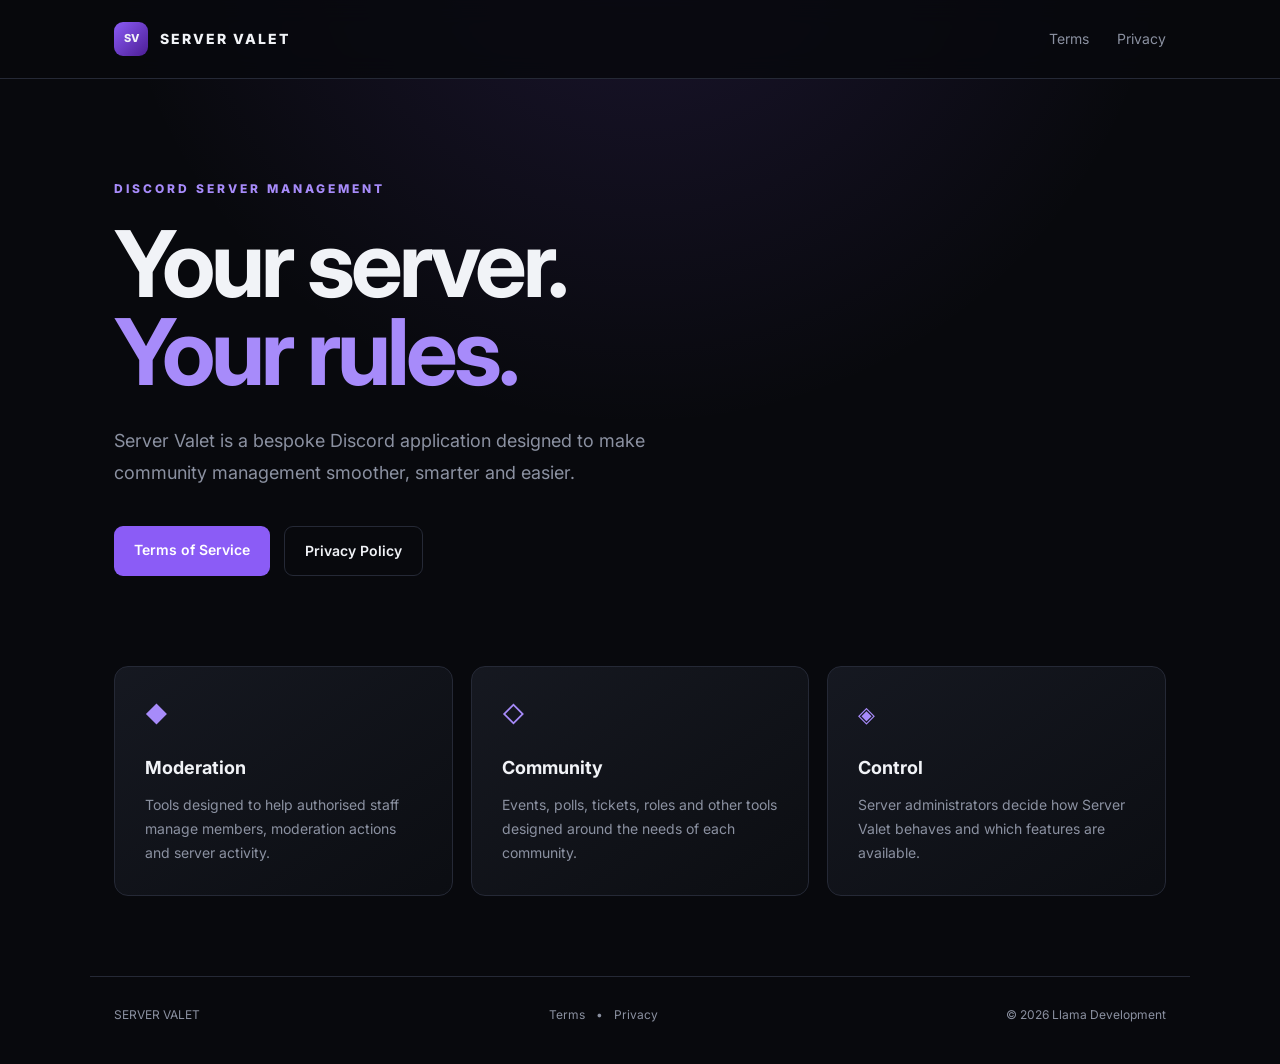
<file: index.html>
<!DOCTYPE html>
<html lang="en">
<head>
    <meta charset="UTF-8">
    <meta name="viewport" content="width=device-width, initial-scale=1.0">
    <title>Server Valet | Discord Server Management</title>
    <link rel="stylesheet" href="style.css">
</head>

<body>

<header>
    <div class="nav">
        <a href="index.html" class="brand">
            <span class="brand-mark">SV</span>
            <span>SERVER VALET</span>
        </a>

        <nav>
            <a href="terms.html">Terms</a>
            <a href="policy.html">Privacy</a>
        </nav>
    </div>
</header>

<main>

    <section class="hero">

        <div class="eyebrow">DISCORD SERVER MANAGEMENT</div>

        <h1>
            Your server.<br>
            <span>Your rules.</span>
        </h1>

        <p>
            Server Valet is a bespoke Discord application designed
            to make community management smoother, smarter and easier.
        </p>

        <div class="buttons">
            <a href="terms.html" class="button primary">Terms of Service</a>
            <a href="policy.html" class="button secondary">Privacy Policy</a>
        </div>

    </section>

    <section class="cards">

        <div class="card">
            <div class="icon">◆</div>
            <h2>Moderation</h2>
            <p>
                Tools designed to help authorised staff manage
                members, moderation actions and server activity.
            </p>
        </div>

        <div class="card">
            <div class="icon">◇</div>
            <h2>Community</h2>
            <p>
                Events, polls, tickets, roles and other tools
                designed around the needs of each community.
            </p>
        </div>

        <div class="card">
            <div class="icon">◈</div>
            <h2>Control</h2>
            <p>
                Server administrators decide how Server Valet
                behaves and which features are available.
            </p>
        </div>

    </section>

</main>

<footer>
    <div>SERVER VALET</div>
    <div>
        <a href="terms.html">Terms</a>
        <span>•</span>
        <a href="policy.html">Privacy</a>
    </div>
    <div>© 2026 Llama Development</div>
</footer>

</body>
</html>
</file>
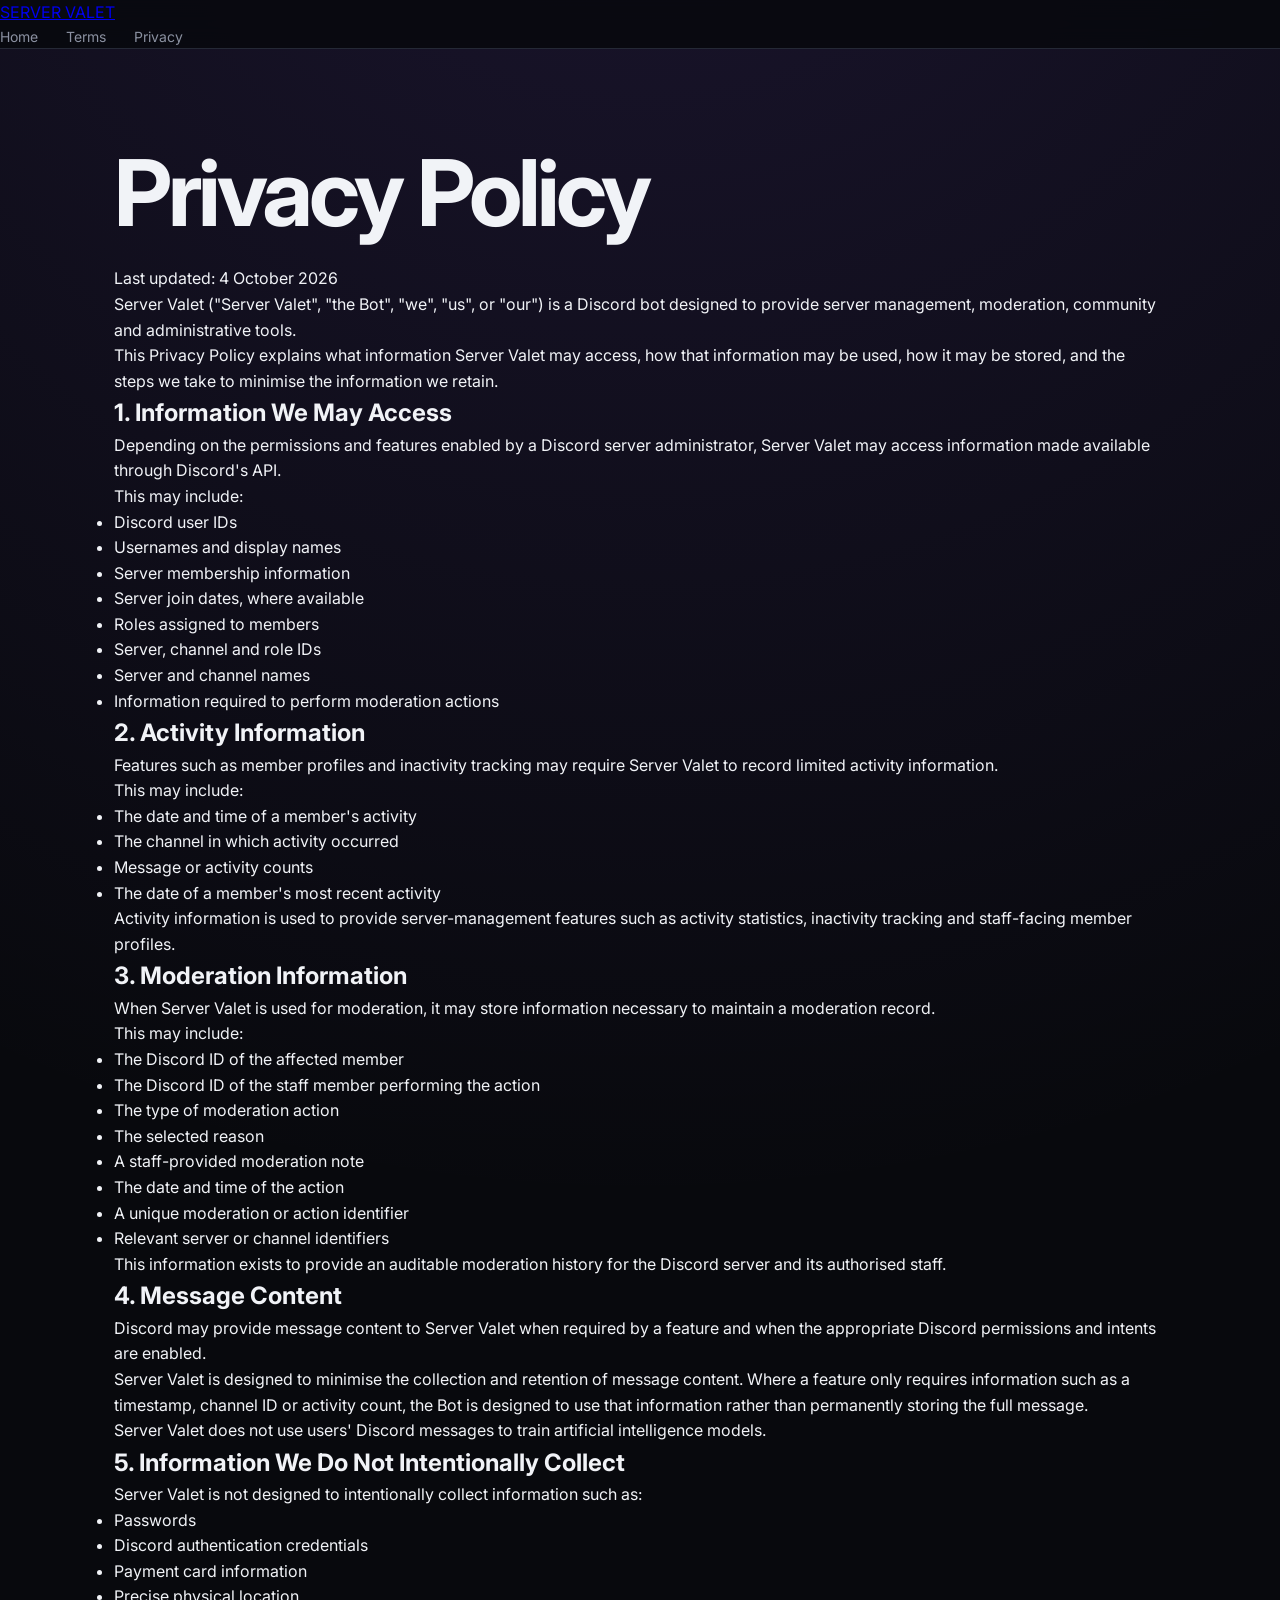
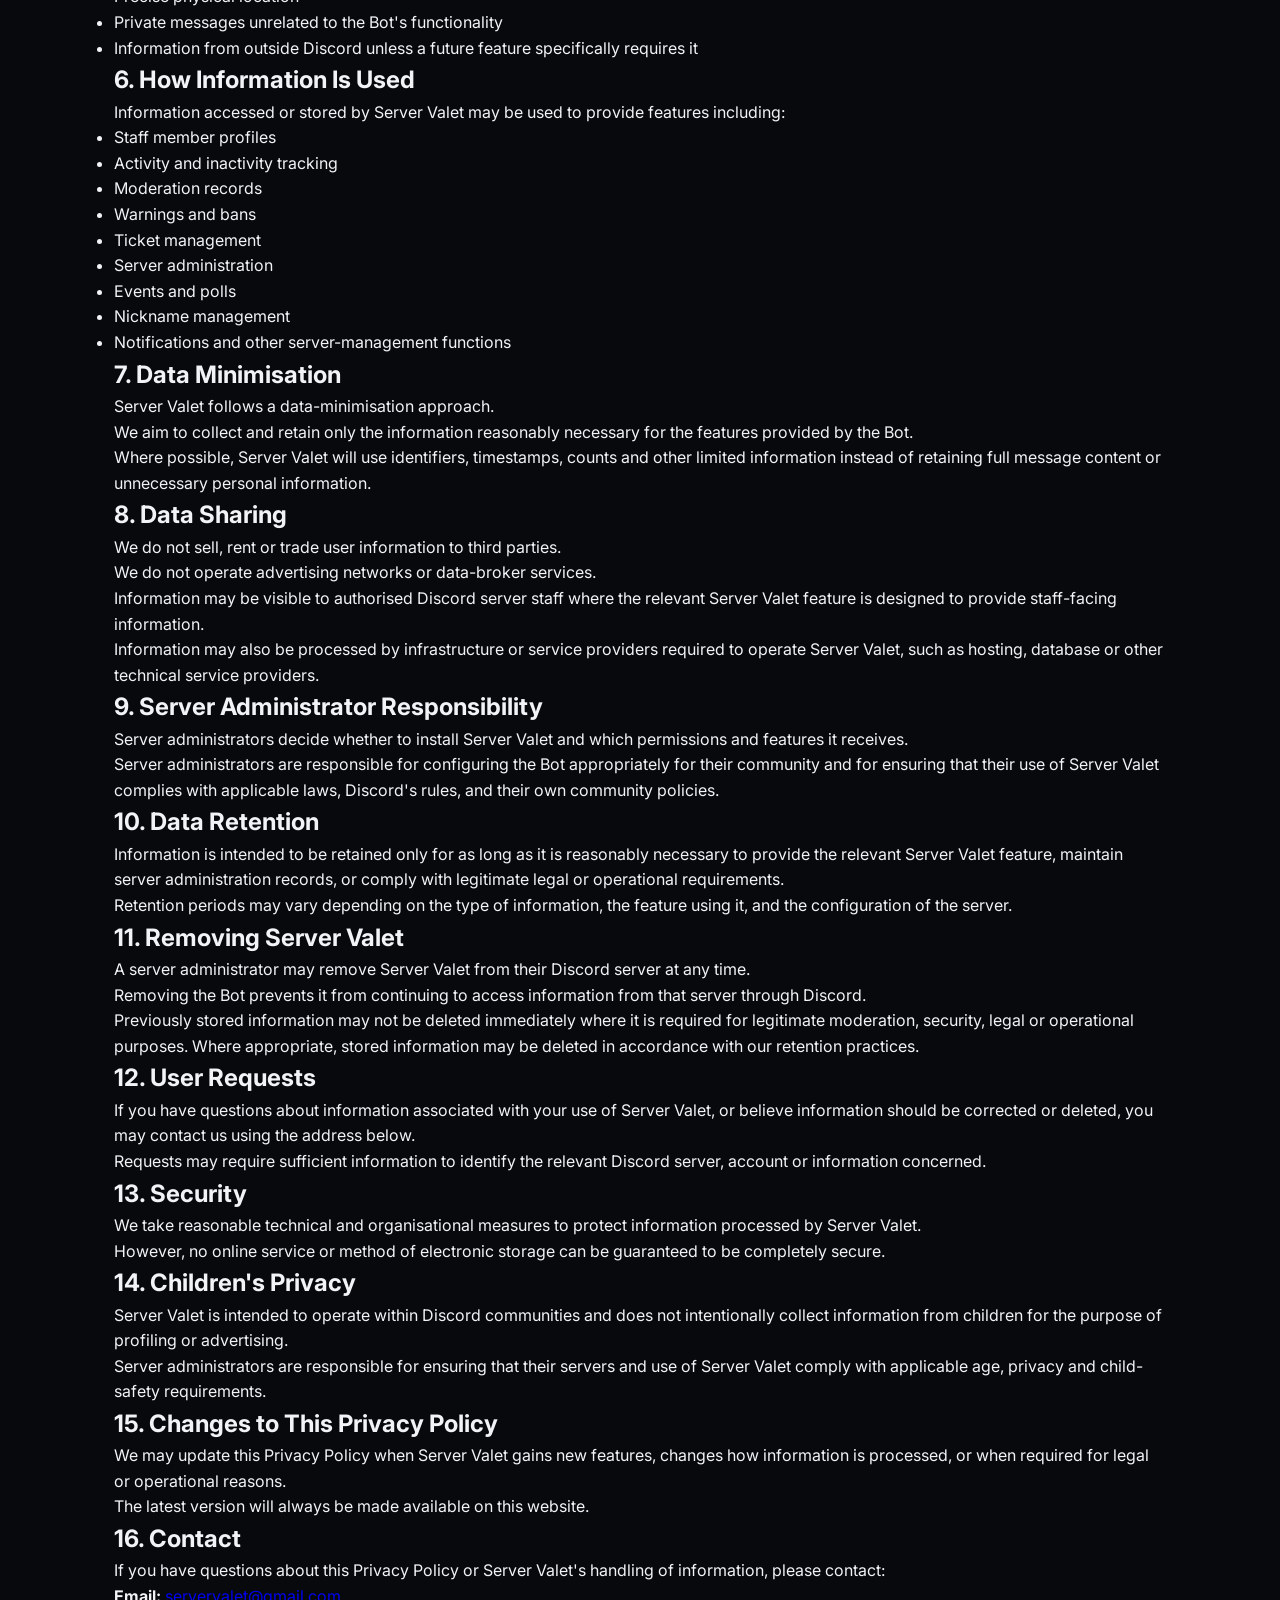
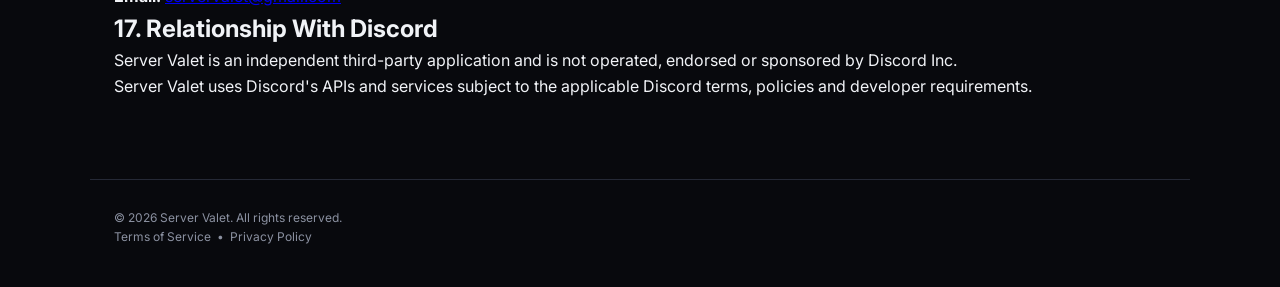
<file: policy.html>
<!DOCTYPE html>
<html lang="en">
<head>
    <meta charset="UTF-8">
    <meta name="viewport" content="width=device-width, initial-scale=1.0">
    <title>Privacy Policy | Server Valet</title>
    <link rel="stylesheet" href="style.css">
</head>

<body>

<header class="navbar">
    <div class="container nav-inner">
        <a href="index.html" class="logo">SERVER VALET</a>

        <nav>
            <a href="index.html">Home</a>
            <a href="terms.html">Terms</a>
            <a href="policy.html">Privacy</a>
        </nav>
    </div>
</header>

<main class="legal-page">
    <div class="container">

        <h1>Privacy Policy</h1>

        <p class="last-updated">
            Last updated: 4 October 2026
        </p>

        <p>
            Server Valet ("Server Valet", "the Bot", "we", "us", or "our")
            is a Discord bot designed to provide server management, moderation,
            community and administrative tools.
        </p>

        <p>
            This Privacy Policy explains what information Server Valet may
            access, how that information may be used, how it may be stored,
            and the steps we take to minimise the information we retain.
        </p>

        <h2>1. Information We May Access</h2>

        <p>
            Depending on the permissions and features enabled by a Discord
            server administrator, Server Valet may access information made
            available through Discord's API.
        </p>

        <p>This may include:</p>

        <ul>
            <li>Discord user IDs</li>
            <li>Usernames and display names</li>
            <li>Server membership information</li>
            <li>Server join dates, where available</li>
            <li>Roles assigned to members</li>
            <li>Server, channel and role IDs</li>
            <li>Server and channel names</li>
            <li>Information required to perform moderation actions</li>
        </ul>

        <h2>2. Activity Information</h2>

        <p>
            Features such as member profiles and inactivity tracking may
            require Server Valet to record limited activity information.
        </p>

        <p>This may include:</p>

        <ul>
            <li>The date and time of a member's activity</li>
            <li>The channel in which activity occurred</li>
            <li>Message or activity counts</li>
            <li>The date of a member's most recent activity</li>
        </ul>

        <p>
            Activity information is used to provide server-management
            features such as activity statistics, inactivity tracking and
            staff-facing member profiles.
        </p>

        <h2>3. Moderation Information</h2>

        <p>
            When Server Valet is used for moderation, it may store information
            necessary to maintain a moderation record.
        </p>

        <p>This may include:</p>

        <ul>
            <li>The Discord ID of the affected member</li>
            <li>The Discord ID of the staff member performing the action</li>
            <li>The type of moderation action</li>
            <li>The selected reason</li>
            <li>A staff-provided moderation note</li>
            <li>The date and time of the action</li>
            <li>A unique moderation or action identifier</li>
            <li>Relevant server or channel identifiers</li>
        </ul>

        <p>
            This information exists to provide an auditable moderation history
            for the Discord server and its authorised staff.
        </p>

        <h2>4. Message Content</h2>

        <p>
            Discord may provide message content to Server Valet when required
            by a feature and when the appropriate Discord permissions and
            intents are enabled.
        </p>

        <p>
            Server Valet is designed to minimise the collection and retention
            of message content. Where a feature only requires information such
            as a timestamp, channel ID or activity count, the Bot is designed
            to use that information rather than permanently storing the full
            message.
        </p>

        <p>
            Server Valet does not use users' Discord messages to train
            artificial intelligence models.
        </p>

        <h2>5. Information We Do Not Intentionally Collect</h2>

        <p>
            Server Valet is not designed to intentionally collect information
            such as:
        </p>

        <ul>
            <li>Passwords</li>
            <li>Discord authentication credentials</li>
            <li>Payment card information</li>
            <li>Precise physical location</li>
            <li>Private messages unrelated to the Bot's functionality</li>
            <li>Information from outside Discord unless a future feature specifically requires it</li>
        </ul>

        <h2>6. How Information Is Used</h2>

        <p>
            Information accessed or stored by Server Valet may be used to
            provide features including:
        </p>

        <ul>
            <li>Staff member profiles</li>
            <li>Activity and inactivity tracking</li>
            <li>Moderation records</li>
            <li>Warnings and bans</li>
            <li>Ticket management</li>
            <li>Server administration</li>
            <li>Events and polls</li>
            <li>Nickname management</li>
            <li>Notifications and other server-management functions</li>
        </ul>

        <h2>7. Data Minimisation</h2>

        <p>
            Server Valet follows a data-minimisation approach.
        </p>

        <p>
            We aim to collect and retain only the information reasonably
            necessary for the features provided by the Bot.
        </p>

        <p>
            Where possible, Server Valet will use identifiers, timestamps,
            counts and other limited information instead of retaining full
            message content or unnecessary personal information.
        </p>

        <h2>8. Data Sharing</h2>

        <p>
            We do not sell, rent or trade user information to third parties.
        </p>

        <p>
            We do not operate advertising networks or data-broker services.
        </p>

        <p>
            Information may be visible to authorised Discord server staff
            where the relevant Server Valet feature is designed to provide
            staff-facing information.
        </p>

        <p>
            Information may also be processed by infrastructure or service
            providers required to operate Server Valet, such as hosting,
            database or other technical service providers.
        </p>

        <h2>9. Server Administrator Responsibility</h2>

        <p>
            Server administrators decide whether to install Server Valet and
            which permissions and features it receives.
        </p>

        <p>
            Server administrators are responsible for configuring the Bot
            appropriately for their community and for ensuring that their use
            of Server Valet complies with applicable laws, Discord's rules,
            and their own community policies.
        </p>

        <h2>10. Data Retention</h2>

        <p>
            Information is intended to be retained only for as long as it is
            reasonably necessary to provide the relevant Server Valet feature,
            maintain server administration records, or comply with legitimate
            legal or operational requirements.
        </p>

        <p>
            Retention periods may vary depending on the type of information,
            the feature using it, and the configuration of the server.
        </p>

        <h2>11. Removing Server Valet</h2>

        <p>
            A server administrator may remove Server Valet from their Discord
            server at any time.
        </p>

        <p>
            Removing the Bot prevents it from continuing to access information
            from that server through Discord.
        </p>

        <p>
            Previously stored information may not be deleted immediately where
            it is required for legitimate moderation, security, legal or
            operational purposes. Where appropriate, stored information may be
            deleted in accordance with our retention practices.
        </p>

        <h2>12. User Requests</h2>

        <p>
            If you have questions about information associated with your use
            of Server Valet, or believe information should be corrected or
            deleted, you may contact us using the address below.
        </p>

        <p>
            Requests may require sufficient information to identify the
            relevant Discord server, account or information concerned.
        </p>

        <h2>13. Security</h2>

        <p>
            We take reasonable technical and organisational measures to protect
            information processed by Server Valet.
        </p>

        <p>
            However, no online service or method of electronic storage can be
            guaranteed to be completely secure.
        </p>

        <h2>14. Children's Privacy</h2>

        <p>
            Server Valet is intended to operate within Discord communities and
            does not intentionally collect information from children for the
            purpose of profiling or advertising.
        </p>

        <p>
            Server administrators are responsible for ensuring that their
            servers and use of Server Valet comply with applicable age,
            privacy and child-safety requirements.
        </p>

        <h2>15. Changes to This Privacy Policy</h2>

        <p>
            We may update this Privacy Policy when Server Valet gains new
            features, changes how information is processed, or when required
            for legal or operational reasons.
        </p>

        <p>
            The latest version will always be made available on this website.
        </p>

        <h2>16. Contact</h2>

        <p>
            If you have questions about this Privacy Policy or Server Valet's
            handling of information, please contact:
        </p>

        <p>
            <strong>Email:</strong>
            <a href="mailto:servervalet@gmail.com">servervalet@gmail.com</a>
        </p>

        <h2>17. Relationship With Discord</h2>

        <p>
            Server Valet is an independent third-party application and is not
            operated, endorsed or sponsored by Discord Inc.
        </p>

        <p>
            Server Valet uses Discord's APIs and services subject to the
            applicable Discord terms, policies and developer requirements.
        </p>

    </div>
</main>

<footer>
    <div class="container">
        <p>© 2026 Server Valet. All rights reserved.</p>
        <p>
            <a href="terms.html">Terms of Service</a>
            &nbsp;•&nbsp;
            <a href="policy.html">Privacy Policy</a>
        </p>
    </div>
</footer>

</body>
</html>
</file>
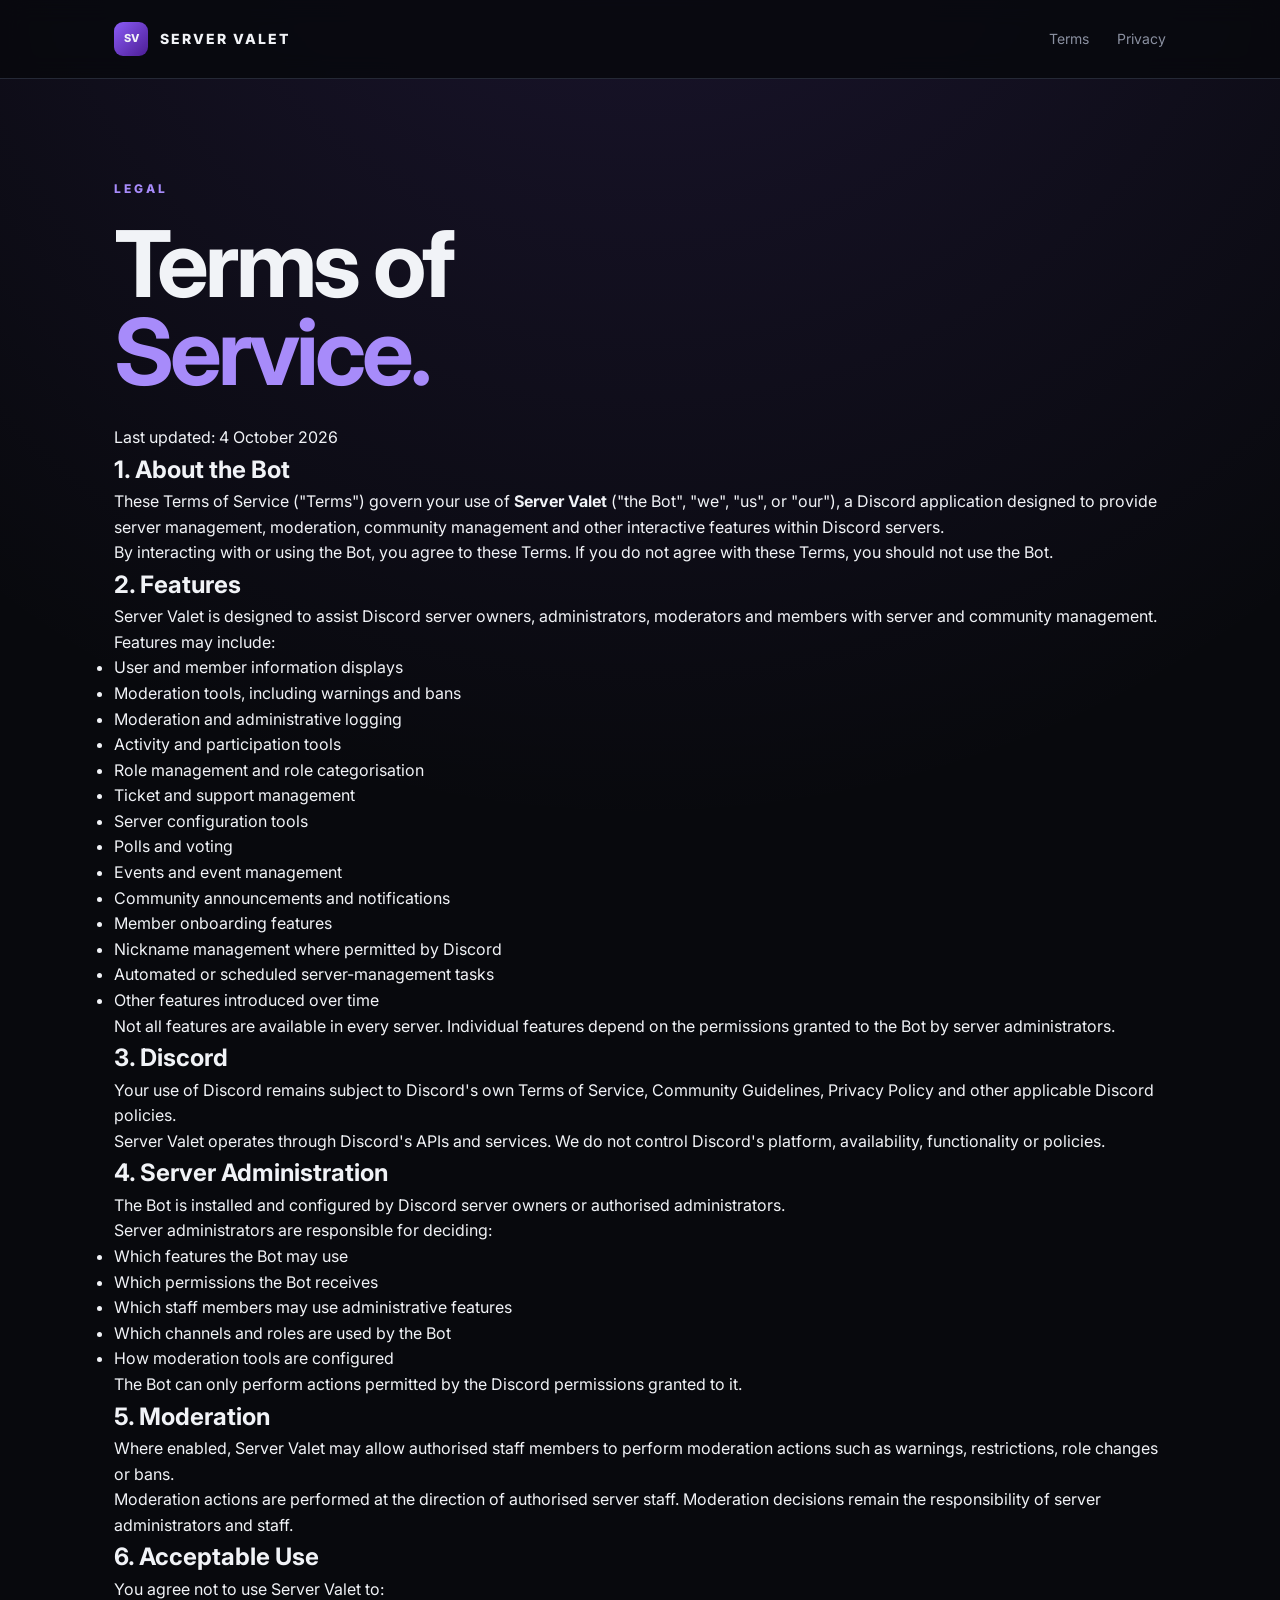
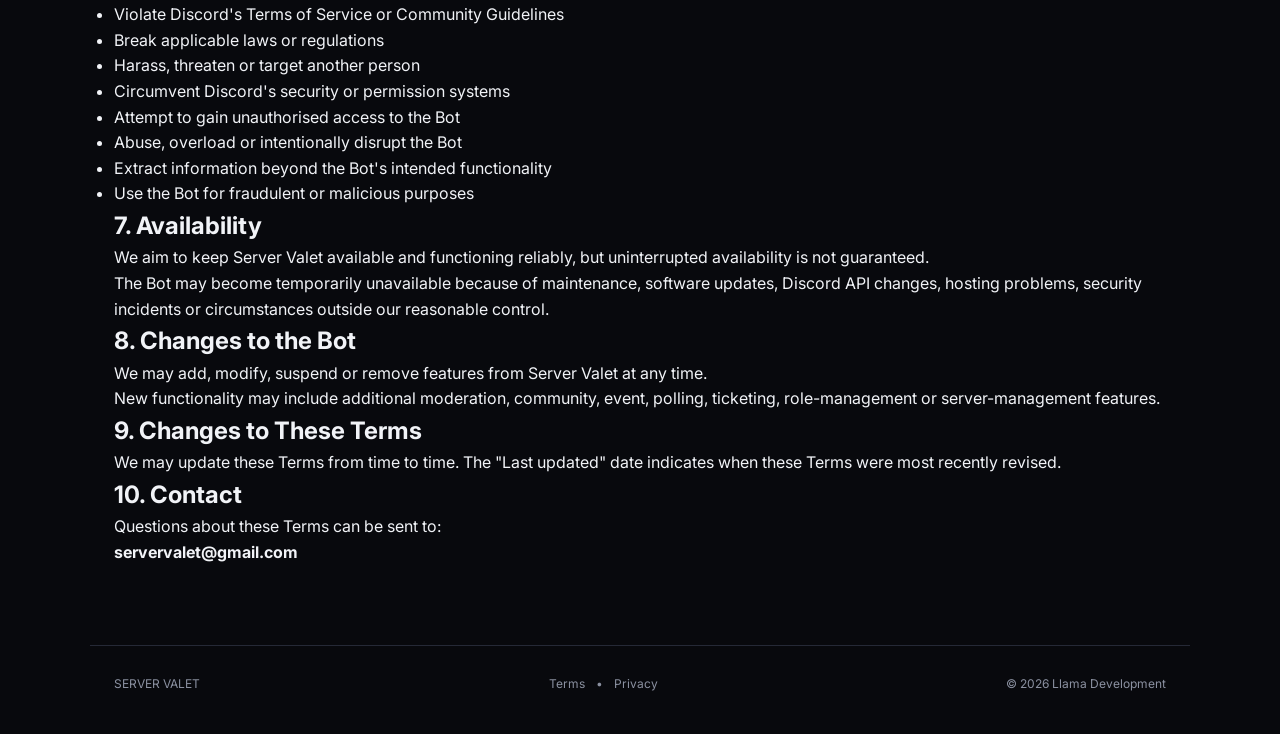
<file: terms.html>
<!DOCTYPE html>
<html lang="en">
<head>
    <meta charset="UTF-8">
    <meta name="viewport" content="width=device-width, initial-scale=1.0">
    <title>Terms of Service | Server Valet</title>
    <link rel="stylesheet" href="style.css">
</head>

<body>

<header>
    <div class="nav">
        <a href="index.html" class="brand">
            <span class="brand-mark">SV</span>
            <span>SERVER VALET</span>
        </a>

        <nav>
            <a href="terms.html">Terms</a>
            <a href="policy.html">Privacy</a>
        </nav>
    </div>
</header>

<main>

    <article class="legal">

        <div class="eyebrow">LEGAL</div>

        <h1>Terms of<br><span>Service.</span></h1>

        <p class="legal-intro">
            Last updated: 4 October 2026
        </p>

        <h2>1. About the Bot</h2>

        <p>
            These Terms of Service ("Terms") govern your use of
            <strong>Server Valet</strong> ("the Bot", "we", "us", or "our"),
            a Discord application designed to provide server management,
            moderation, community management and other interactive features
            within Discord servers.
        </p>

        <p>
            By interacting with or using the Bot, you agree to these Terms.
            If you do not agree with these Terms, you should not use the Bot.
        </p>

        <h2>2. Features</h2>

        <p>
            Server Valet is designed to assist Discord server owners,
            administrators, moderators and members with server and community
            management.
        </p>

        <p>Features may include:</p>

        <ul>
            <li>User and member information displays</li>
            <li>Moderation tools, including warnings and bans</li>
            <li>Moderation and administrative logging</li>
            <li>Activity and participation tools</li>
            <li>Role management and role categorisation</li>
            <li>Ticket and support management</li>
            <li>Server configuration tools</li>
            <li>Polls and voting</li>
            <li>Events and event management</li>
            <li>Community announcements and notifications</li>
            <li>Member onboarding features</li>
            <li>Nickname management where permitted by Discord</li>
            <li>Automated or scheduled server-management tasks</li>
            <li>Other features introduced over time</li>
        </ul>

        <p>
            Not all features are available in every server. Individual
            features depend on the permissions granted to the Bot by
            server administrators.
        </p>

        <h2>3. Discord</h2>

        <p>
            Your use of Discord remains subject to Discord's own Terms of
            Service, Community Guidelines, Privacy Policy and other applicable
            Discord policies.
        </p>

        <p>
            Server Valet operates through Discord's APIs and services.
            We do not control Discord's platform, availability, functionality
            or policies.
        </p>

        <h2>4. Server Administration</h2>

        <p>
            The Bot is installed and configured by Discord server owners or
            authorised administrators.
        </p>

        <p>Server administrators are responsible for deciding:</p>

        <ul>
            <li>Which features the Bot may use</li>
            <li>Which permissions the Bot receives</li>
            <li>Which staff members may use administrative features</li>
            <li>Which channels and roles are used by the Bot</li>
            <li>How moderation tools are configured</li>
        </ul>

        <p>
            The Bot can only perform actions permitted by the Discord
            permissions granted to it.
        </p>

        <h2>5. Moderation</h2>

        <p>
            Where enabled, Server Valet may allow authorised staff members
            to perform moderation actions such as warnings, restrictions,
            role changes or bans.
        </p>

        <p>
            Moderation actions are performed at the direction of authorised
            server staff. Moderation decisions remain the responsibility of
            server administrators and staff.
        </p>

        <h2>6. Acceptable Use</h2>

        <p>You agree not to use Server Valet to:</p>

        <ul>
            <li>Violate Discord's Terms of Service or Community Guidelines</li>
            <li>Break applicable laws or regulations</li>
            <li>Harass, threaten or target another person</li>
            <li>Circumvent Discord's security or permission systems</li>
            <li>Attempt to gain unauthorised access to the Bot</li>
            <li>Abuse, overload or intentionally disrupt the Bot</li>
            <li>Extract information beyond the Bot's intended functionality</li>
            <li>Use the Bot for fraudulent or malicious purposes</li>
        </ul>

        <h2>7. Availability</h2>

        <p>
            We aim to keep Server Valet available and functioning reliably,
            but uninterrupted availability is not guaranteed.
        </p>

        <p>
            The Bot may become temporarily unavailable because of maintenance,
            software updates, Discord API changes, hosting problems,
            security incidents or circumstances outside our reasonable control.
        </p>

        <h2>8. Changes to the Bot</h2>

        <p>
            We may add, modify, suspend or remove features from Server Valet
            at any time.
        </p>

        <p>
            New functionality may include additional moderation, community,
            event, polling, ticketing, role-management or server-management
            features.
        </p>

        <h2>9. Changes to These Terms</h2>

        <p>
            We may update these Terms from time to time. The "Last updated"
            date indicates when these Terms were most recently revised.
        </p>

        <h2>10. Contact</h2>

        <p>
            Questions about these Terms can be sent to:
        </p>

        <p>
            <strong>servervalet@gmail.com</strong>
        </p>

    </article>

</main>

<footer>
    <div>SERVER VALET</div>
    <div>
        <a href="terms.html">Terms</a>
        <span>•</span>
        <a href="policy.html">Privacy</a>
    </div>
    <div>© 2026 Llama Development</div>
</footer>

</body>
</html>
</file>
<file: style.css>
@import url('https://fonts.googleapis.com/css2?family=Inter:wght@400;500;600;700;800&display=swap');

:root {
    --background: #08090d;
    --surface: #101219;
    --surface-light: #171a23;
    --border: #252936;
    --text: #f1f3f7;
    --muted: #8b91a1;
    --accent: #8b5cf6;
    --accent-light: #a78bfa;
}

* {
    box-sizing: border-box;
    margin: 0;
    padding: 0;
}

body {
    background:
        radial-gradient(circle at 50% -10%, rgba(139, 92, 246, 0.15), transparent 40%),
        var(--background);

    color: var(--text);
    font-family: 'Inter', sans-serif;
    min-height: 100vh;
    line-height: 1.6;
}

header {
    border-bottom: 1px solid var(--border);
    background: rgba(8, 9, 13, 0.85);
    backdrop-filter: blur(12px);
}

.nav {
    max-width: 1100px;
    margin: auto;
    padding: 22px 24px;

    display: flex;
    justify-content: space-between;
    align-items: center;
}

.brand {
    display: flex;
    align-items: center;
    gap: 12px;

    color: var(--text);
    text-decoration: none;
    font-size: 14px;
    font-weight: 800;
    letter-spacing: 2px;
}

.brand-mark {
    width: 34px;
    height: 34px;

    display: flex;
    align-items: center;
    justify-content: center;

    border-radius: 9px;

    background: linear-gradient(
        135deg,
        var(--accent),
        #4c1d95
    );

    font-size: 11px;
    letter-spacing: 0;
}

nav {
    display: flex;
    gap: 28px;
}

nav a {
    color: var(--muted);
    text-decoration: none;
    font-size: 14px;
    transition: 0.2s ease;
}

nav a:hover {
    color: var(--text);
}

main {
    max-width: 1100px;
    margin: auto;
    padding: 100px 24px 80px;
}

.hero {
    max-width: 760px;
    margin-bottom: 90px;
}

.eyebrow {
    color: var(--accent-light);
    font-size: 12px;
    font-weight: 800;
    letter-spacing: 3px;
    margin-bottom: 22px;
}

h1 {
    font-size: clamp(54px, 8vw, 92px);
    line-height: 0.95;
    letter-spacing: -4px;
    margin-bottom: 30px;
}

h1 span {
    color: var(--accent-light);
}

.hero p {
    max-width: 600px;
    color: var(--muted);
    font-size: 18px;
    line-height: 1.8;
}

.buttons {
    display: flex;
    gap: 14px;
    margin-top: 36px;
    flex-wrap: wrap;
}

.button {
    display: inline-block;
    padding: 13px 20px;

    border-radius: 9px;

    text-decoration: none;
    font-size: 14px;
    font-weight: 600;

    transition: 0.2s ease;
}

.button.primary {
    background: var(--accent);
    color: white;
}

.button.primary:hover {
    background: var(--accent-light);
    transform: translateY(-2px);
}

.button.secondary {
    border: 1px solid var(--border);
    color: var(--text);
}

.button.secondary:hover {
    background: var(--surface-light);
}

.cards {
    display: grid;
    grid-template-columns: repeat(3, 1fr);
    gap: 18px;
}

.card {
    background: linear-gradient(
        145deg,
        rgba(23, 26, 35, 0.9),
        rgba(12, 14, 19, 0.9)
    );

    border: 1px solid var(--border);
    border-radius: 14px;
    padding: 30px;

    transition: 0.25s ease;
}

.card:hover {
    border-color: rgba(139, 92, 246, 0.5);
    transform: translateY(-4px);
}

.icon {
    color: var(--accent-light);
    font-size: 22px;
    margin-bottom: 22px;
}

.card h2 {
    font-size: 18px;
    margin-bottom: 10px;
}

.card p {
    color: var(--muted);
    font-size: 14px;
    line-height: 1.7;
}

footer {
    max-width: 1100px;
    margin: auto;
    padding: 28px 24px 40px;

    border-top: 1px solid var(--border);

    display: flex;
    justify-content: space-between;
    gap: 20px;

    color: var(--muted);
    font-size: 12px;
}

footer a {
    color: var(--muted);
    text-decoration: none;
}

footer a:hover {
    color: var(--text);
}

footer span {
    margin: 0 8px;
}

@media (max-width: 700px) {

    .cards {
        grid-template-columns: 1fr;
    }

    h1 {
        letter-spacing: -2px;
    }

    main {
        padding-top: 70px;
    }

    footer {
        flex-direction: column;
    }
}
</file>
